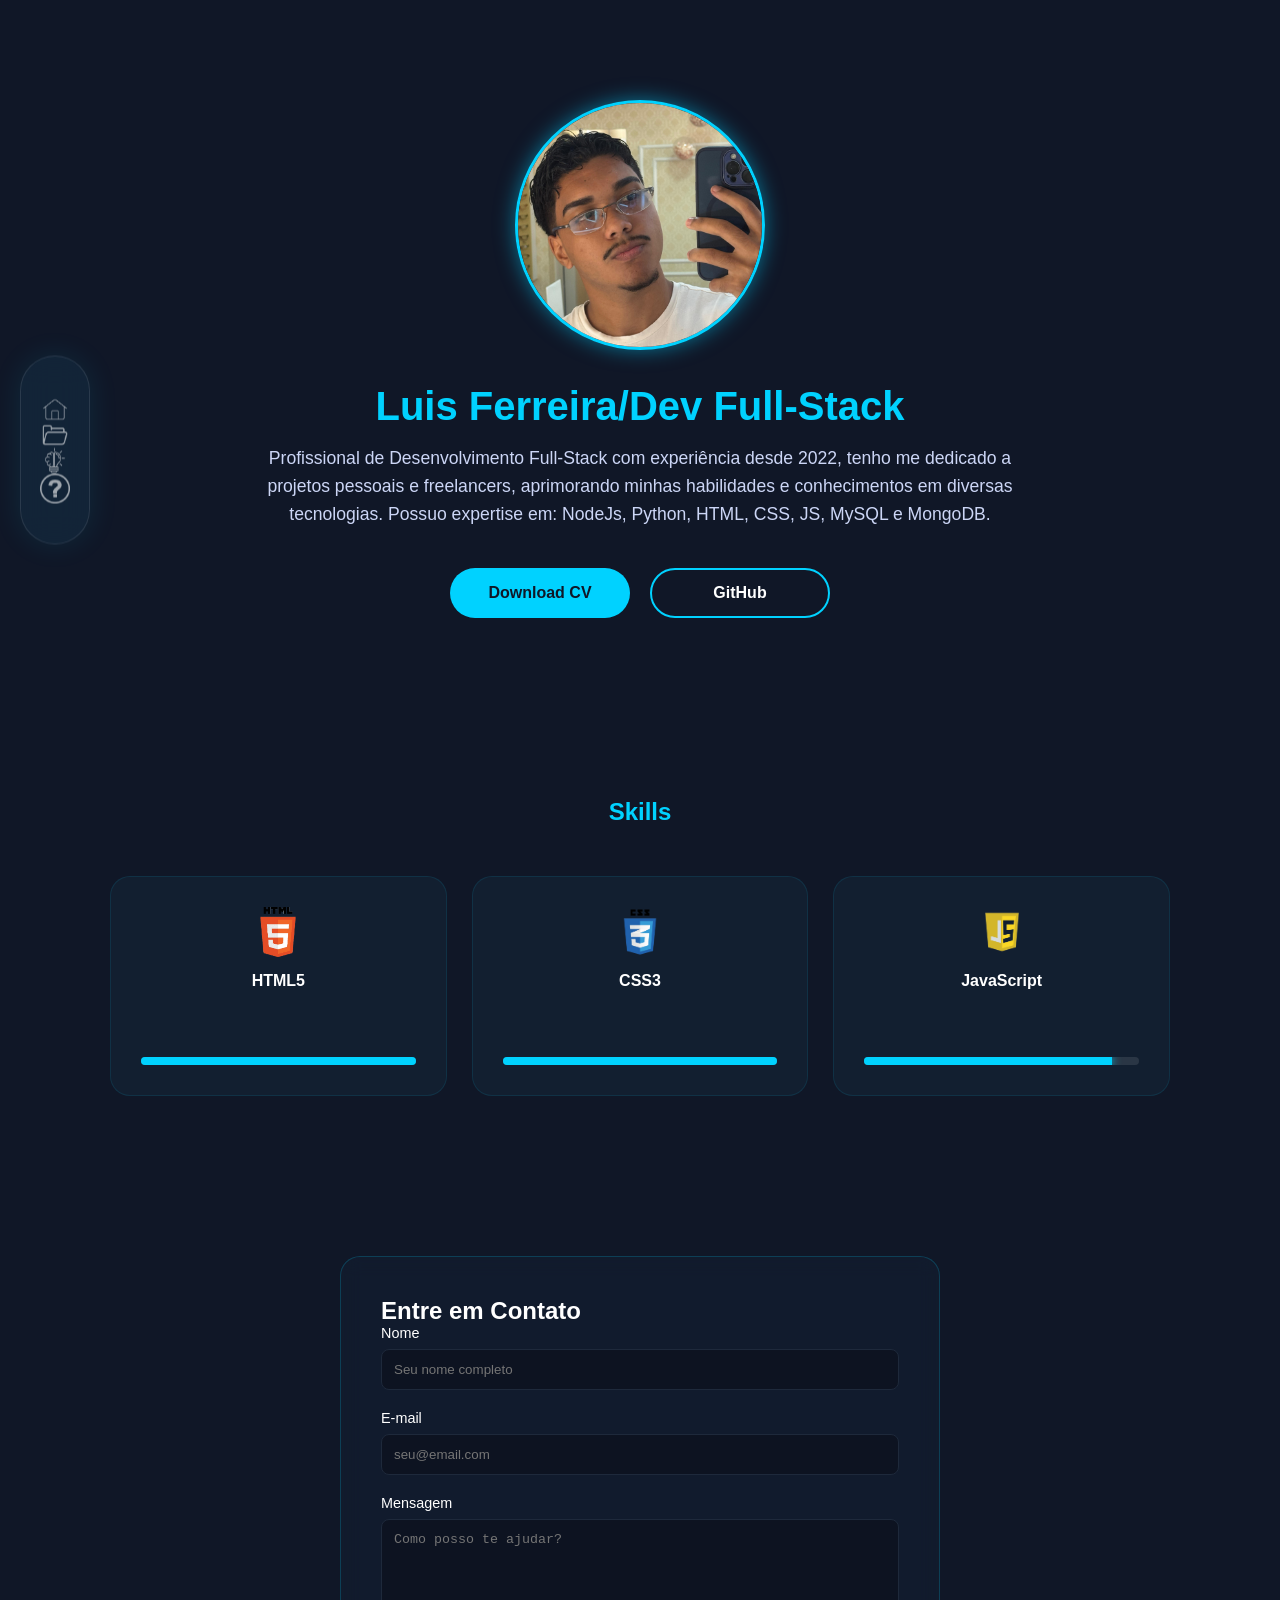
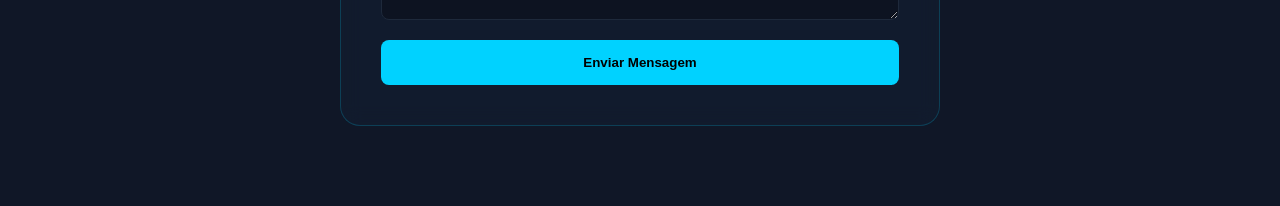
<file: index.html>
<!DOCTYPE html>
<html lang="en">

<head>
    <link rel="stylesheet" href="style/style.css">
    <meta charset="UTF-8">
    <meta name="viewport" content="width=device-width, initial-scale=1.0">
    <title>Portifolio Luis</title>
</head>

<body>
    <section class="navMenus">
        <nav>
            <a href="index.html"><img class="navIcon" src="Img/home.png" alt="Imagem de home"></a>
            <a href="projects.html"><img src="Img/projects.png" alt="pasta de projetos" class="navIcon"></a>
            <a href="#skills"><img src="Img/skills.png" alt="Skills" class="navIcon"></a>
            <a href="#entre-contato"><img src="Img/Icon-interrogacao.png" alt="" class="navIcon"></a>
        </nav>

    </section>
    <section class="sobre">
        <div class="fotoPerfil">
            <img src="Img/Perfil.jpg" alt="FotoDePerfil">
        </div>
        <div class="sobreText">
            <h1>Luis Ferreira/Dev Full-Stack</h1>
            <p>Profissional de Desenvolvimento Full-Stack com experiência desde 2022, tenho me
                dedicado a projetos pessoais e freelancers, aprimorando minhas habilidades e
                conhecimentos em diversas tecnologias. Possuo expertise em: NodeJs, Python, HTML,
                CSS, JS, MySQL e MongoDB.</p>
        </div>

        <div class="centraDownloads">
            <a href="downloads/curriculo-luis.pdf" download="Curriculo_Luis" class="btn-cv">Download CV</a>
            <a href="https://github.com/LuisGSena" target="_blank" class="btn-git">GitHub</a>
        </div>
    </section>

    <section id="skills" class="my-skills">
        <h2>Skills</h2>
        <div class="skills-container">
            <div class="skill-card">
                <img src="Img/Html5.png" alt="HTML Icon">
                <span>HTML5</span>
                <div class="progress-bar">
                    <div class="progress" style="width: 100%;"></div>
                </div>
            </div>

            <div class="skill-card">
                <img src="Img/Css3.png" alt="CSS Icon">
                <span>CSS3</span>
                <div class="progress-bar">
                    <div class="progress" style="width: 100%;"></div>
                </div>
            </div>

            <div class="skill-card">
                <img src="Img/jsIcon.png" alt="JS Icon">
                <span>JavaScript</span>
                <div class="progress-bar">
                    <div class="progress" style="width: 90%;"></div>
                </div>
            </div>
        </div>
    </section>

    <section id="entre-contato" class="entre-contato">
        <h2>Entre em Contato</h2>
        <form action="#" method="POST">
            <div class="input-group">
                <label for="nome">Nome</label>
                <input type="text" id="nome" name="nome" placeholder="Seu nome completo" required>
            </div>

            <div class="input-group">
                <label for="email">E-mail</label>
                <input type="email" id="email" name="email" placeholder="seu@email.com" required>
            </div>

            <div class="input-group">
                <label for="mensagem">Mensagem</label>
                <textarea id="mensagem" name="mensagem" rows="5" placeholder="Como posso te ajudar?"
                    required></textarea>
            </div>

            <button type="submit" class="btn-enviar">Enviar Mensagem</button>
        </form>
    </section>
</body>

</html>
</file>
<file: style/style.css>
* {
    margin: 0;
    padding: 0;
    box-sizing: border-box;
}

html {
    scroll-behavior: smooth;
}

body {
    background-color: #101727;
    font-family: 'Segoe UI', sans-serif;
    color: white;
    overflow-x: hidden;
}

/* Menu Lateral */
.navMenus {
    display: flex;
    flex-direction: column;
    align-items: center;
    gap: 35px;
    width: 70px;
    padding: 40px 0;
    border-radius: 50px;
    background-color: rgba(21, 46, 67, 0.6);
    border: 1px solid rgba(255, 255, 255, 0.1);
    box-shadow: 0 0 30px rgba(0, 210, 255, 0.1);
    backdrop-filter: blur(15px);
    position: fixed;
    left: 20px;
    top: 50%;
    transform: translateY(-50%);
    z-index: 1000;
}

.navIcon {
    width: 30px; 
    height: auto;
    opacity: 0.6; 
    transition: 0.3s;
    filter: invert(1);
    display: block;
    margin: 0 auto;
}

.navIcon:hover {
    opacity: 1;
    filter: invert(1) drop-shadow(0 0 8px #00d2ff);
    transform: scale(1.1);
}

/* Seção Sobre */
.sobre {
    display: flex;
    flex-direction: column;
    align-items: center;
    padding: 100px 20px;
    gap: 30px;
}

.fotoPerfil img {
    border-radius: 50%;
    width: 250px;
    height: 250px;
    object-fit: cover;
    border: 3px solid #00d2ff;
    box-shadow: 0 0 20px rgba(0, 210, 255, 0.5);
}

.sobreText {
    max-width: 800px;
    text-align: center;
}

.sobreText h1 {
    color: #00d2ff;
    font-size: 2.5rem;
    margin-bottom: 15px;
}

.sobreText p {
    line-height: 1.6;
    font-size: 1.1rem;
    color: #ccd6f6;
}

/* Botões */
.centraDownloads {
    display: flex;
    gap: 20px;
    justify-content: center;
    margin-top: 10px;
}

.btn-cv, .btn-git {
    width: 180px;
    height: 50px;
    display: flex;
    align-items: center;
    justify-content: center;
    border-radius: 50px;
    text-decoration: none;
    font-weight: bold;
    transition: 0.3s;
}

.btn-cv {
    background: #00d2ff;
    color: #101727;
}

.btn-git {
    border: 2px solid #00d2ff;
    color: white;
}

.btn-cv:hover, .btn-git:hover {
    box-shadow: 0 0 20px #00d2ff;
    transform: translateY(-3px);
}

/* Seção Skills*/
.my-skills {
    padding: 80px 20px;
    max-width: 1100px;
    margin: 0 auto;
}

.my-skills h2 {
    text-align: center;
    color: #00d2ff;
    margin-bottom: 50px;
}

.skills-container {
    display: grid;
    grid-template-columns: repeat(auto-fit, minmax(280px, 1fr));
    gap: 25px;
}

.skill-card {
    background: rgba(25, 50, 72, 0.3);
    padding: 30px;
    border-radius: 20px;
    border: 1px solid rgba(0, 210, 255, 0.1);
    display: flex;
    flex-direction: column;
    align-items: center;
    min-height: 220px;
    transition: 0.3s;
}

.skill-card:hover {
    border-color: #00d2ff;
    transform: translateY(-5px);
}

.skill-card img {
    height: 50px;
    margin-bottom: 15px;
}

.skill-card span {
    font-weight: bold;
    margin-bottom: 20px;
}

.progress-bar {
    width: 100%;
    height: 8px;
    background: rgba(255, 255, 255, 0.1);
    border-radius: 10px;
    margin-top: auto;
    overflow: hidden;
}

.progress {
    height: 100%;
    background: #00d2ff;
    box-shadow: 0 0 10px #00d2ff;
}

/* Contato */
.entre-contato {
    max-width: 600px;
    margin: 80px auto;
    padding: 40px;
    background: rgba(27, 47, 71, 0.2);
    border: 1px solid rgba(0, 210, 255, 0.2);
    border-radius: 20px;
    backdrop-filter: blur(10px);
}

.input-group {
    margin-bottom: 20px;
    display: flex;
    flex-direction: column;
}

.input-group label {
    margin-bottom: 8px;
    font-size: 0.9rem;
}

input, textarea {
    background: #0d1321;
    border: 1px solid #1e293b;
    padding: 12px;
    color: white;
    border-radius: 8px;
    outline: none;
}

input:focus {
    border-color: #00d2ff;
}

.btn-enviar {
    width: 100%;
    padding: 15px;
    background: #00d2ff;
    border: none;
    border-radius: 8px;
    font-weight: bold;
    cursor: pointer;
}
/*Media Query Responsividade*/
@media (max-width: 768px) {
    
    /*Modifica o menu para ficar a cima*/
    .navMenus {
        display: flex;
        width: 100%;
        height: 70px;
        position: fixed;
        top: 0;
        left: 0;
        bottom: auto;
        transform: none;
        border-radius: 0;
        padding: 0;
        background-color: rgba(16, 23, 39, 0.98);
        border: none;
        border-bottom: 1px solid rgba(0, 210, 255, 0.3);
        z-index: 9999;
    }

    /*Configurando para os itens do menu ficarem lado a lado*/
    .navMenus nav {
        display: flex;
        flex-direction: row; 
        width: 100%;
        height: 100%;
        justify-content: space-around;
        align-items: center;
        gap: 0;
    }

    /*ajuste dos icones*/
    .navIcon {
        width: 28px;
        height: auto;
        opacity: 0.8;
    }

    /*colocar para o menu nao sumir atras*/
    .sobre {
        margin-top: 80px; 
        margin-left: 0;
        padding: 40px 20px;
    }

    /*deixar as skills em coluna unica*/
    .skills-container {
        grid-template-columns: 1fr;/* lembrar que essa coisa aqui e para definir que a seção sera definida em colunas de 1*/
        gap: 20px;
    }

    /*Configuração do botoes de download e github*/
    .centraDownloads {
        flex-direction: column;
        align-items: center;
        gap: 15px;
    }

    .btn-cv, .btn-git {
        width: 100%;
        max-width: 300px;
    }
}
</file>
